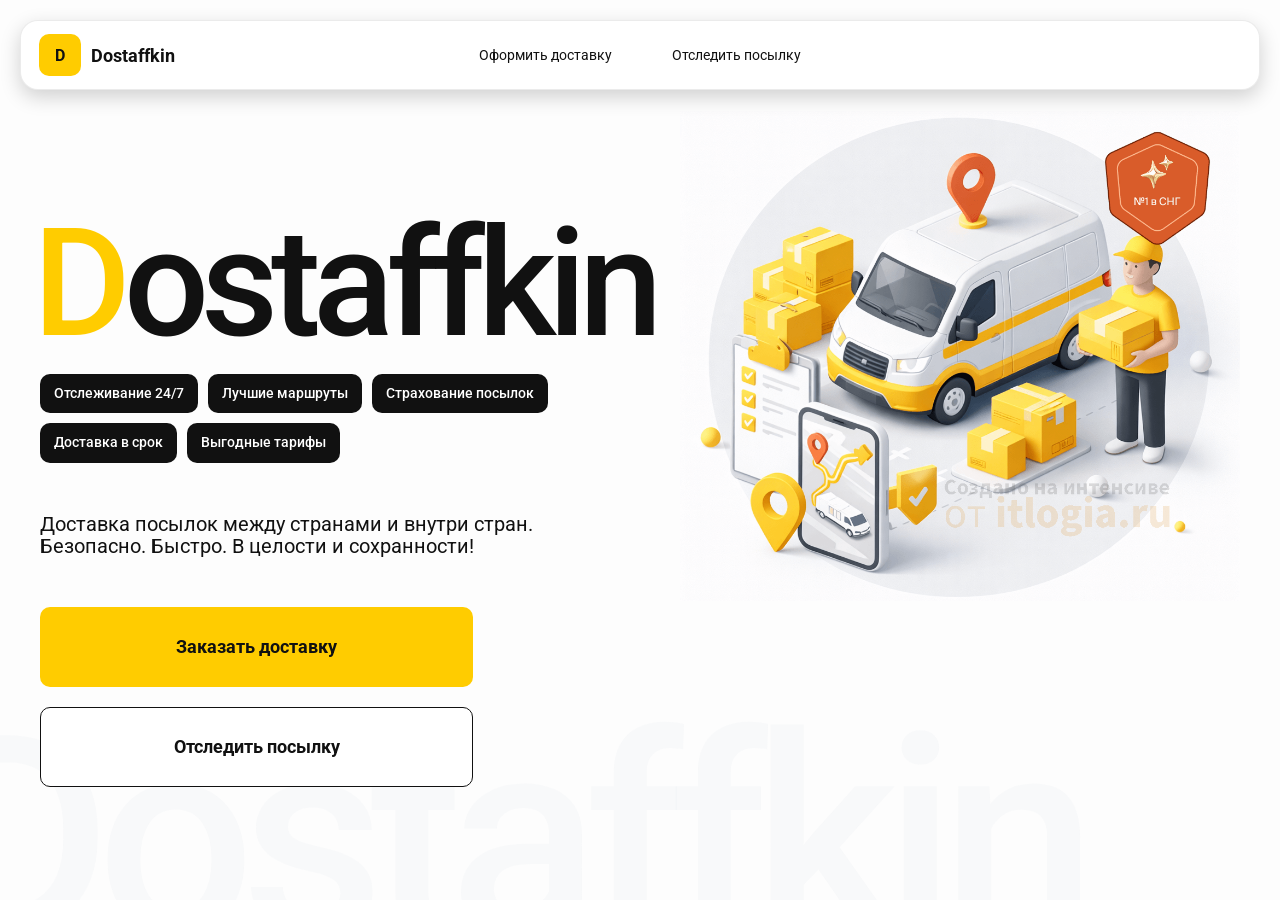
<file: index.html>
<!DOCTYPE html>
<html lang="ru">

<head>
    <meta charset="utf-8" />
    <meta name="viewport" content="width=device-width,initial-scale=1,maximum-scale=1,user-scalable=0" />
    <title>Dostaffkin — Доставка посылок между странами и внутри стран. Безопасно. Быстро. В целости и сохранности!
    </title>
    <link href="styles/base.css" rel="stylesheet" />
    <link href="styles/base_adaptive.css" rel="stylesheet" />
    <link href="styles/index.css" rel="stylesheet" />
    <link href="styles/index_adaptive.css" rel="stylesheet" />

</head>

<body>
    <div class="container">
        <header class="header">
            <a class="header-brand" href="#">
                <div class="header-logo">D</div>
                <div class="header-title">Dostaffkin</div>
            </a>
            <nav class="header-menu">
                <a class="header-link" href="./order.html">Оформить <span>доставку</span></a>
                <a class="header-link" href="./track.html">Отследить <span>посылку</span></a>
            </nav>
        </header>
        <main class="main">
            <section class="main-info">
                <div class="main-title">
                    <span>D</span>ostaffkin
                </div>
                <div class="main-features">
                    <div class="main-feature">Отслеживание 24/7</div>
                    <div class="main-feature">Лучшие маршруты</div>
                    <div class="main-feature">Страхование посылок</div>
                    <div class="main-feature">Доставка в срок</div>
                    <div class="main-feature">Выгодные тарифы</div>
                </div>
                <div class="main-description">
                    Доставка посылок между странами и внутри стран.
                    Безопасно. Быстро. В целости и сохранности!
                </div>
                <div class="main-actions">
                    <a class="button" type="button" href="./order.html">Заказать доставку</a>
                    <a class="button button-white" type="button" href="./track.html">Отследить посылку</a>
                </div>
            </section>
            <div class="main-title-ghost">Dostaffkin</div>
            <section class="main-image">
                <img src="images/main-image.png" alt="Main image" />
            </section>
        </main>
    </div>

</body>

</html>
</file>
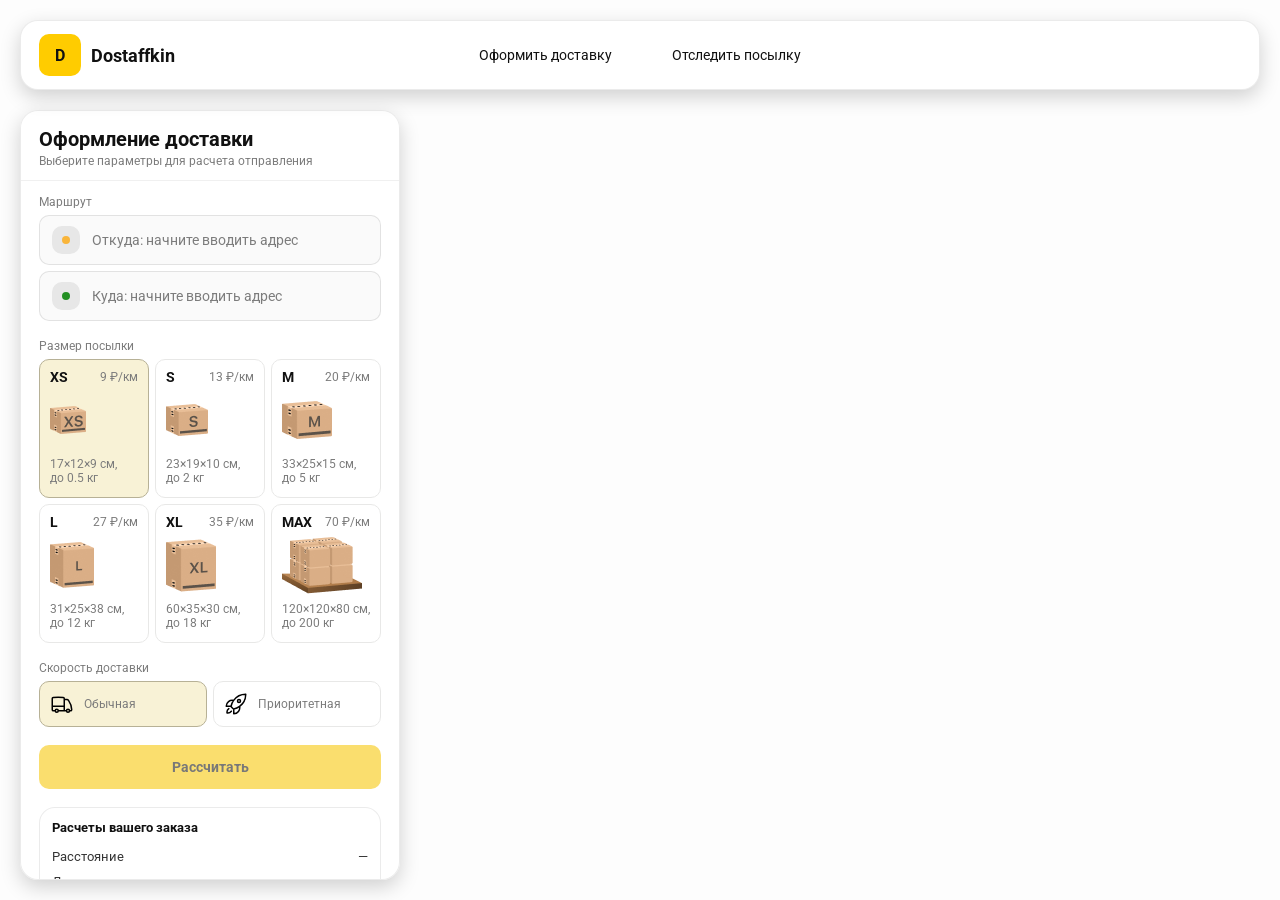
<file: order.html>
<!DOCTYPE html>
<html lang="ru">

<head>
    <meta charset="utf-8" />
    <meta name="viewport" content="width=devise-width,initial-scale=1,maximum-scale=1,user scalable=0" />
    <title>Оформление доставки</title>
    <link rel="stylesheet" href="styles/base.css" />
    <link rel="stylesheet" href="styles/base_adaptive.css" />
    <link rel="stylesheet" href="styles/order.css" />
    <link rel="stylesheet" href="styles/order_adaptive.css" />
    <script src="https://testologia.ru/ymc_min.js" data-apikey="bf2e63f0-1fd7-40f5-ab31-39129683e689" data-suggest-apikey="6b4e3daf-a9b7-43fe-9eda-5921e87cc67e"></script>
</head>

<body>
    <div id="map"></div>

    <header class="header">
        <a class="header-brand" href="./index.html">
            <div class="header-logo">D</div>
            <div class="header-title">Dostaffkin</div>
        </a>
        <nav class="header-menu">
            <a class="header-link" href="#">Оформить <span>доставку</span></a>
            <a class="header-link" href="./track.html">Отследить <span>посылку</span></a>
        </nav>
    </header>
    <aside class="main" id="sidebar">
        <div class="main-header">
            <div class="main-title">Оформление доставки</div>
            <div class="main-text">Выберите параметры для расчета отправления</div>
        </div>
        <div class="main-content">
            <div class="main-route">
                <div class="main-block-title">Маршрут</div>
                <div class="main-fields">
                    <div class="main-field" id="fromField">
                        <div class="main-pin"></div>
                        <input id="from" placeholder="Откуда: начните вводить адрес" autocomplete="off" />
                        <div class="main-ac" id="fromAc" role="listbox" aria-label="Подсказки адресов"></div>
                    </div>

                    <div class="main-field" id="toField">
                        <div class="main-pin"></div>
                        <input id="to" placeholder="Куда: начните вводить адрес" autocomplete="off" />
                        <div class="main-ac" id="toAc" role="listbox" aria-label="Подсказки адресов"></div>
                    </div>
                </div>
            </div>
            <div class="main-package">
                <div class="main-block-title">Размер посылки</div>

                <div class="main-sizes">
                    <div class="main-size-card is-active" data-value="xs">
                        <div class="main-size-top">
                            <div class="main-size-label">XS</div>
                            <div class="main-size-rate">9 ₽/км</div>
                        </div>
                        <div class="main-size-media">
                            <img src="images/sizes/xs.png" alt="Короб XS" />
                        </div>
                        <div class="main-size-description">17×12×9 см,<br>до 0.5 кг</div>
                    </div>

                    <div class="main-size-card" data-value="s">
                        <div class="main-size-top">
                            <div class="main-size-label">S</div>
                            <div class="main-size-rate">13 ₽/км</div>
                        </div>
                        <div class="main-size-media">
                            <img src="images/sizes/s.png" alt="Короб S" />
                        </div>
                        <div class="main-size-description">23×19×10 см,<br>до 2 кг</div>
                    </div>

                    <div class="main-size-card" data-value="m">
                        <div class="main-size-top">
                            <div class="main-size-label">M</div>
                            <div class="main-size-rate">20 ₽/км</div>
                        </div>
                        <div class="main-size-media">
                            <img src="images/sizes/m.png" alt="Короб M" />
                        </div>
                        <div class="main-size-description">33×25×15 см,<br>до 5 кг</div>
                    </div>

                    <div class="main-size-card" data-value="l">
                        <div class="main-size-top">
                            <div class="main-size-label">L</div>
                            <div class="main-size-rate">27 ₽/км</div>
                        </div>
                        <div class="main-size-media">
                            <img src="images/sizes/l.png" alt="Короб L" />
                        </div>
                        <div class="main-size-description">31×25×38 см,<br>до 12 кг</div>
                    </div>

                    <div class="main-size-card" data-value="xl">
                        <div class="main-size-top">
                            <div class="main-size-label">XL</div>
                            <div class="main-size-rate">35 ₽/км</div>
                        </div>
                        <div class="main-size-media">
                            <img src="images/sizes/xl.png" alt="Короб XL" />
                        </div>
                        <div class="main-size-description">60×35×30 см,<br>до 18 кг</div>
                    </div>

                    <div class="main-size-card" data-value="max">
                        <div class="main-size-top">
                            <div class="main-size-label">MAX</div>
                            <div class="main-size-rate">70 ₽/км</div>
                        </div>
                        <div class="main-size-media main-size-media-palleta">
                            <img src="images/sizes/max.png" alt="Паллета" />
                        </div>
                        <div class="main-size-description">120×120×80 см,<br>до 200 кг</div>
                    </div>
                </div>
            </div>
            <div class="main-speed">
                <div class="main-block-title">Скорость доставки</div>

                <div class="main-speeds">
                    <div class="main-speed-card is-active" data-value="regular">
                        <img class="main-speed-media" src="images/icons/regular.svg" alt="Regular" />
                        <div class="main-speed-description">Обычная</div>
                    </div>
                    <div class="main-speed-card" data-value="fast">
                        <img class="main-speed-media" src="images/icons/fast.svg" alt="Fast" />
                        <div class="main-speed-description">Приоритетная</div>
                    </div>

                </div>
            </div>
            <div class="main-calculate-block">
                <button id="calc" class="button calculate-button" type="button" disabled>Рассчитать</button>
            </div>
            <div class="main-result" id="result">
                <div class="main-result-title">Расчеты вашего заказа</div>
                <div class="main-result-lines">
                    <div class="main-result-line"><span>Расстояние</span><span id="distanceValue">—</span></div>
                    <div class="main-result-line"><span>Доставим через</span><span id="durationValue">—</span></div>
                    <div class="main-result-line"><span>Тариф</span><span id="rateValue">—</span></div>
                </div>
                <div class="main-price">
                    <div class="main-price-label">Итого</div>
                    <div class="main-price-value" id="totalValue">—</div>
                </div>
            </div>
            <div class="main-order-box">
                <div class="main-order-form" id="orderForm">
                    <div class="main-order-title">Оформление доставки</div>
                    <div class="main-block-info-row">
                        <div class="main-block-title">Контакты</div>
                        <div class="order-fields">
                            <div class="main-field">
                                <input id="customerName" placeholder="Ваше имя" autocomplete="off" />
                            </div>
                            <div class="main-field">
                                <input id="customerPhone" placeholder="Ваш телефон" autocomplete="off"
                                    inputmode="tel" />
                            </div>
                        </div>
                    </div>
                    <div class="main-block-info-row extra-info">
                        <div class="main-block-title">Дополнительная информация</div>
                        <div class="main-field textarea">
                            <textarea id="comment" placeholder="Детали доставки и комментарии"></textarea>
                        </div>
                    </div>
                    <button id="submit" class="button main-submit-request" type="button" disabled>Отправить
                        заявку
                    </button>
                </div>

                <div class="main-order-success" id="orderSuccess">
                    <div class="main-success-icon">✓</div>
                    <div class="main-success-title">Заявка отправлена!</div>
                    <div class="main-success-title">Номер отправления – <span id="orderId"></span></div>
                    <div class="main-success-subtitle">Мы скоро свяжемся с вами</div>
                </div>
            </div>
        </div>

    </aside>


<script src = "scripts/order.js"></script>
</body>

</html>
</file>
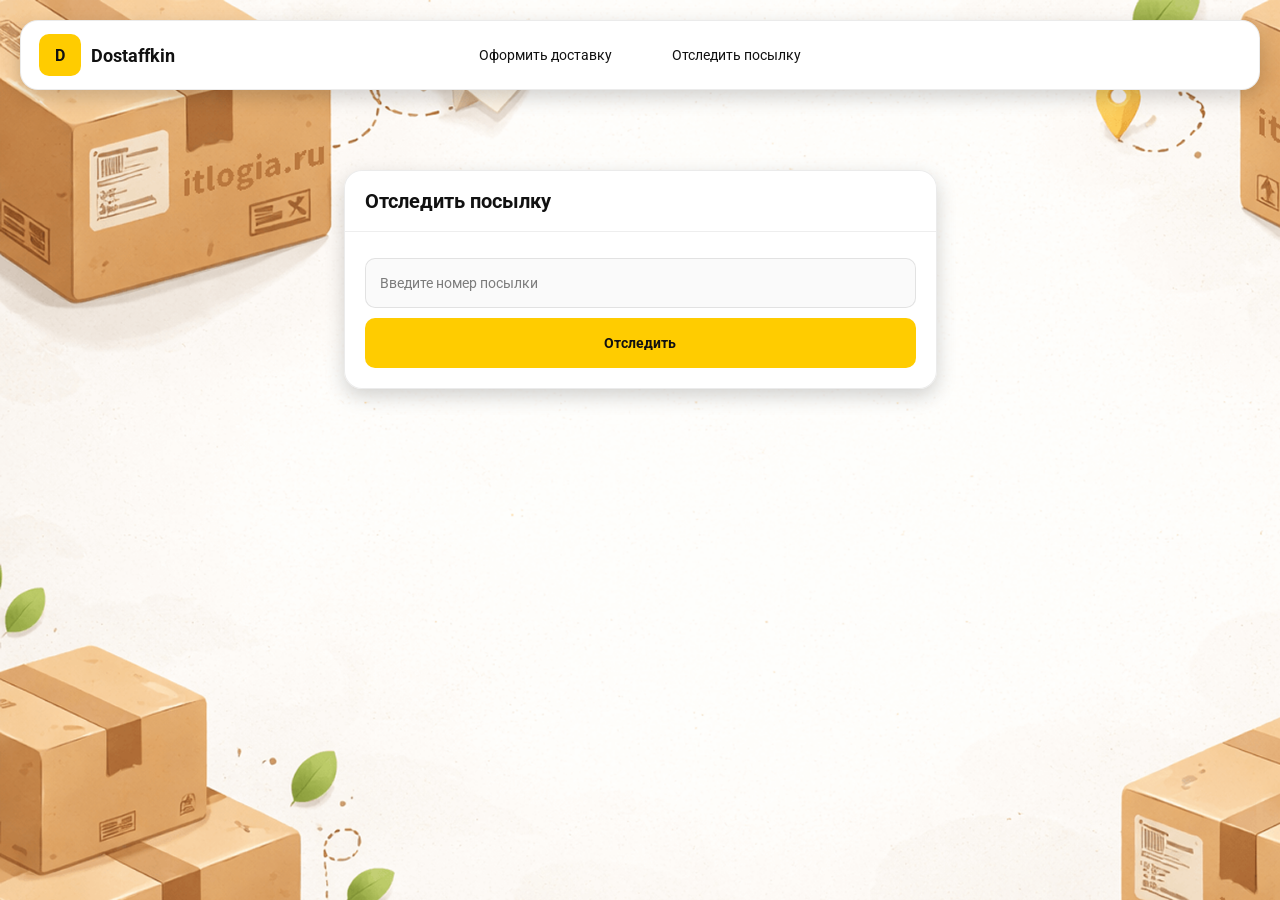
<file: track.html>
<!doctype html>
<html lang="ru">

<head>
    <meta charset="utf-8" />
    <meta name="viewport" content="width=device-width,initial-scale=1,maximum-scale=1,user-scalable=0" />
    <title>Отследить посылку</title>
    <link rel="stylesheet" href="styles/base.css" />
    <link rel="stylesheet" href="styles/base_adaptive.css" />

    <link rel="stylesheet" href="styles/track.css" />
    <link rel="stylesheet" href="styles/track_adaptive.css" />
</head>

<body>
    <div class="container">
        <header class="header">
            <a class="header-brand" href="./index.html">
                <div class="header-logo">D</div>
                <div class="header-title">Dostaffkin</div>
            </a>
            <nav class="header-menu">
                <a class="header-link" href="./order.html">Оформить <span>доставку</span></a>
                <a class="header-link" href="#">Отследить <span>посылку</span></a>
            </nav>
        </header>
        <main class="track-content">
            <section class="track-card track-search">
                <div class="track-title">Отследить посылку</div>
                <div class="track-action">
                    <div class="main-field track-field">
                        <input id="trackNumber" placeholder="Введите номер посылки" autocomplete="off" />
                    </div>
                    <button id="trackButton" class="button track-button" type="button">Отследить</button>
                </div>
            </section>
            <section class="track-card track-result" id="trackResult">
                <div class="track-result-header">
                    <div class="track-id" id="trackIdValue"></div>
                    <div class="track-routes">
                        <div class="track-route">
                            <div class="track-route-pin">
                                <svg xmlns="http://www.w3.org/2000/svg" fill="none" viewBox="0 0 24 24"
                                    stroke-width="1.5" stroke="orange" class="size-6">
                                    <path stroke-linecap="round" stroke-linejoin="round"
                                        d="M15 10.5a3 3 0 1 1-6 0 3 3 0 0 1 6 0Z" />
                                    <path stroke-linecap="round" stroke-linejoin="round"
                                        d="M19.5 10.5c0 7.142-7.5 11.25-7.5 11.25S4.5 17.642 4.5 10.5a7.5 7.5 0 1 1 15 0Z" />
                                </svg>
                            </div>
                            <div class="track-route-address" id="trackFromValue">
                                Откуда: Москва, улица Арбат, 1
                            </div>
                        </div>
                        <div class="track-route track-route-arrow">
                            <svg xmlns="http://www.w3.org/2000/svg" fill="none" viewBox="0 0 24 24" stroke-width="1.5"
                                stroke="currentColor" class="size-6">
                                <path stroke-linecap="round" stroke-linejoin="round"
                                    d="M19.5 13.5 12 21m0 0-7.5-7.5M12 21V3" />
                            </svg>
                        </div>
                        <div class="track-route">
                            <div class="track-route-pin">
                                <svg xmlns="http://www.w3.org/2000/svg" fill="none" viewBox="0 0 24 24"
                                    stroke-width="1.5" stroke="green" class="size-6">
                                    <path stroke-linecap="round" stroke-linejoin="round"
                                        d="M15 10.5a3 3 0 1 1-6 0 3 3 0 0 1 6 0Z" />
                                    <path stroke-linecap="round" stroke-linejoin="round"
                                        d="M19.5 10.5c0 7.142-7.5 11.25-7.5 11.25S4.5 17.642 4.5 10.5a7.5 7.5 0 1 1 15 0Z" />
                                </svg>
                            </div>
                            <div class="track-route-address" id="trackToValue">
                                Куда: Минск, проспект Независимости, 58
                            </div>
                        </div>
                    </div>
                </div>
                <div class="track-info">
                    <div class="track-status-title">Статус данной посылки:</div>
                    <div class="track-status-list" id="trackStatusList">

                    </div>
                </div>
            </section>
        </main>

    </div>

<script src ="scripts/track.js"></script>    
</body>

</html>
</file>
<file: styles/base.css>
*, *::before, *::after {
    box-sizing: border-box;
}
@font-face {
    font-family: "Roboto";
    src: url("../fonts/Roboto-Regular.ttf");
    font-weight: normal;
}

@font-face {
    font-family: "Roboto";
    src: url("../fonts/Roboto-Bold.ttf");
    font-weight: bold;
}

@font-face {
    font-family: "Roboto";
    src: url("../fonts/Roboto-Medium.ttf");
    font-weight: 500;
}
html, body {
    margin: 0;
    color: #111111;
    font-family: "Roboto", sans-serif;
}

body {
    background: #FDFDFD;
}

.header {
    border-radius: 18px;
    box-shadow: 0 7px 20px 0 #0000002E;
    backdrop-filter: blur(10px);
    background: #ffffff;
    left: 20px;
    border: 1px solid rgba(0, 0, 0, 0.08);
    position: fixed;
    right: 20px;
    top: 20px;
    padding: 14px 18px;
    height: 70px;
    display: flex;
    align-items: center;
    z-index: 6;
}

.header-brand {
    display: flex;
    align-items: center;
    text-decoration: none;
    gap: 10px;
}

.header-logo {
    width: 42px;
    height: 42px;
    border-radius: 10px;
    background: #FFCC00;
    display: grid;
    place-items: center;
    font-weight: bold;
    color: #111;
}

.header-title {
    font-size: 18px;
    font-weight: bold;
    color: #111111;
    text-decoration: none;
}

.header-menu {
    display: flex;
    align-items: center;
    gap: 60px;
    margin: 0;
    position: absolute;
    left: 50%;
    transform: translateX(-50%);
}

.header-link {
    font-size: 14px;
    color: #111111;
    text-decoration: none;
}

.button {
    border: 0;
    outline: none;
    height: 44px;
    border-radius: 10px;
    font-size: 14px;
    font-weight: bold;
    cursor: pointer;
    font-family: inherit;
    transition: transform .08s ease, opacity .12s ease;
    background: #ffcc00;
    color: #111111;
    text-align: center;
    text-decoration: none;
}

.button:hover {
    background-color: #E5BC19;
}

.button:disabled {
    cursor: not-allowed;
    background-color: #FADE6E;
    color: #787878;
    transform: none;
}

.button.button-white {
    background: #ffffff;
    border: 1px solid #111111;
}

.button.button-white:hover {
    background: rgb(241 241 241);
}

.main-field {
    display: flex;
    align-items: center;
    margin-top: 6px;
    gap: 10px;
    border: 1px solid #1111111A;
    background: #FAFAFA;
    border-radius: 10px;
    padding: 10px 12px;
    position: relative;
    box-sizing: border-box;
    height: 50px;
}

.main-field.textarea {
    height: auto;
}

.main-pin {
    width: 28px;
    height: 28px;
    border-radius: 10px;
    background: rgba(17, 17, 17, 0.08);
    display: grid;
    place-items: center;
    flex: 0 0 auto;
    position: relative;
}

.main-pin::before {
    content: "";
    width: 8px;
    height: 8px;
    border-radius: 999px;
    background: orange;
    opacity: .75;
    display: block;
}

.main-field:last-child .main-pin::before {
    background: green;
    opacity: .85;
}

input, textarea {
    width: 100%;
    border: 0;
    outline: none;
    background: transparent;
    font-size: 14px;
    color: #111111;
    font-family: inherit;
}

textarea {
    resize: vertical;
    min-height: 72px;
    padding: 2px 0;
}

input::placeholder, textarea::placeholder {
    color: #7C7C7C;
}

.main-field:focus-within {
    border-color: rgba(0, 0, 0, 0.20);
    box-shadow: 0 0 0 4px rgba(255, 204, 0, 0.35);
    background: rgba(255, 255, 255, 0.75);
}
</file>
<file: styles/base_adaptive.css>
@media (max-width: 767px) {
    .header {
        left: 10px;
        right: 10px;
        top: 10px;
    }

    .header-link span {
        display: none;
    }

    .header-menu {
        gap: 20px;
        justify-content: flex-start;
        margin: 0 0 0 30px;
        position: static;
        transform: none;
    }
}

@media (max-width: 420px) {
    .header-title {
        display: none;
    }
}

@media (max-width: 374px) {
    .header-menu {
        gap: 10px;
        margin: 0 0 0 10px;
    }
}
</file>
<file: styles/index.css>
.container {
    overflow: hidden;
    min-height: 100vh;
}

.main {
    padding: 111px 40px 40px;
    position: relative;
    display: flex;
}

.main-info {
    max-width: 840px;
    width: 100%;
    position: relative;
}

.main-title {
    margin-top: 98px;
    font-weight: 500;
    font-size: 200px;
    line-height: 1;
    letter-spacing: -0.05em;
    color: #111111;
    left: -15px;
    position: relative;
}

.main-title span {
    color: #ffcc00;
}
.main-features {
    margin-top: 15px;
    display: flex;
    flex-wrap: wrap;
    gap: 10px;
}

.main-feature {
    background: #111111;
    color: #ffffff;
    padding: 12px 14px;
    font-weight: 500;
    font-size: 14px;
    line-height: 1.1;
    border-radius: 10px;
}

.main-description {
    margin-top: 50px;
    max-width: 500px;
    font-size: 20px;
    line-height: 1.1;
    color: #111111;
}

.main-actions {
    margin-top: 50px;
    display: flex;
    flex-direction: column;
    gap: 20px;
}

.main-actions .button {
    height: 80px;
    width: 433px;
    font-size: 18px;
    font-weight: bold;
    place-items: center;
    display: grid;
}

.main-title-ghost {
    position: absolute;
    z-index: -1;
    left: -70px;
    bottom: -150px;
    font-weight: 500;
    font-size: 278px;
    line-height: 1;
    letter-spacing: -0.05em;
    color: #ECEDF04D;
}

.main-image {
    width: 1024px;
    top: 100px;
    z-index: -2;
}

.main-image img {
    width: 100%;
    max-width: 1024px;
    height: auto;
    display: block;
}
</file>
<file: styles/index_adaptive.css>
@media (max-width: 1760px) {
    .main-title {
        font-size: 150px;
        left: -7px;
    }

    .main-info {
        max-width: 640px;
    }
}

@media (max-width: 1200px) {
    .main-info {
        max-width: 540px;
    }

    .main {
        padding: 111px 20px 20px;
    }

    .main-title {
        font-size: 120px;
        left: -4px;
    }

    .main-title-ghost {
        font-size: 220px;
    }
}

@media (max-width: 1024px) {
    .main-title {
        margin-top: 30px;
    }

    .main {
        flex-direction: column-reverse;
    }

    .main-image {
        max-width: 350px;
        position: absolute;
        left: 370px;
        top: 370px;
    }

    .main-info {
        max-width: 100%;
    }

    .main-actions {
        gap: 10px;
    }

    .main-actions .button {
        height: 50px;
        font-size: 14px;
        width: auto;
        max-width: 300px;
    }

    .main-description {
        max-width: 350px;
    }
}
@media (max-width: 570px) {
    .main-title {
        font-size: 88px;
    }

    .main-description {
        max-width: 100%
    }

    .main-actions {
       width: 100%;
    }

    .main-actions .button {
        width: 100%;
        max-width: 100%
    }

    .main-image {
        max-width: 650px;
        position: absolute;
        left: 170px;
        top: 70px;
        opacity: 0.2;
    }
}

@media (max-width: 400px) {
    .main-title {
        font-size: 70px;
    }
}
</file>
<file: styles/order.css>
#map {

    position: fixed;
    inset: 0;
}

.main {
    border-radius: 18px;
    box-shadow: 0 7px 20px 0 #0000002E;
    backdrop-filter: blur(10px);
    background: rgba(255, 255, 255, 0.96);
    left: 20px;
    border: 1px solid rgba(0, 0, 0, 0.08);
    position: fixed;
    top: 110px;
    bottom: 20px;
    width: 380px;
    display: flex;
    flex-direction: column;
    overflow: hidden;
    z-index: 5;
}

.main-header {
    padding: 18px 18px 12px 18px;
    border-bottom: 1px solid rgba(0, 0, 0, 0.06);
    display: flex;
    flex-direction: column;
}

.main-title {
    font-size: 20px;
    line-height: 100%;
    font-weight: bold;
}

.main-text {
    font-size: 12px;
    margin-top: 5px;
    color: #7C7C7C;
}

.main-content {
    padding: 14px 18px 18px 18px;
    overflow: auto;
    scrollbar-width: none;
    display: flex;
    flex-direction: column;
    gap: 18px;
    flex: 1;
}

.main-block-title {
    font-size: 12px;
    color: #7C7C7C;
}

.main-route .main-block-title,
.main-package .main-block-title {
    margin-bottom: 6px;
}

.main-sizes {
    display: grid;
    gap: 6px;
    grid-template-columns: repeat(3, 1fr);
}

.main-size-card {
    border: 1px solid #E8E8E7;
    background: #FFFFFF;
    border-radius: 10px;
    padding: 10px;
    cursor: pointer;
    user-select: none;
    transition: transform .08s ease, border-color .12s ease, background .12s ease;
    min-height: 139px;
}

.main-size-card:hover {
    transform: translateY(-1px);
}

.main-size-card.is-active {
    background-color: #F8F2D6;
    border-color: #B7B196;
}

.main-size-top {
    display: flex;
    align-items: center;
    justify-content: space-between;
}

.main-size-label {
    font-weight: bold;
    font-size: 14px;
    color: #111111;
    line-height: 100%;
}

.main-size-rate {
    font-size: 12px;
    color: #7C7C7C;
    line-height: 100%;
}

.main-size-media {
    margin-top: 8px;
    height: 57px;
}

.main-size-description {
    margin-top: 8px;
    font-size: 12px;
    color: #7C7C7C;
    line-height: 1.2;
}
.calculate-button {
    width: 100%;
}

.main-result {
    border: 1px solid rgba(0, 0, 0, 0.08);
    background: rgba(255, 255, 255, 0.75);
    border-radius: 16px;
    padding: 12px;
    line-height: 1.25;
}

.main-result-title {
    font-weight: bold;
    font-size: 13px;
    color: #111111;
    margin-bottom: 13px;
}

.main-result-lines {
    gap: 8px;
    display: flex;
    flex-direction: column;
}

.main-result-line {
    font-size: 13px;
    color: rgba(17, 17, 17, 0.85);
    display: flex;
    justify-content: space-between;
}

.main-price {
    margin-top: 18px;
    padding-top: 10px;
    border-top: 1px dashed rgba(0, 0, 0, 0.12);
    display: flex;
    align-items: baseline;
    justify-content: space-between;
}

.main-price-label {
    font-size: 12px;
    color: rgba(17, 17, 17, 0.55);
}

.main-price-value {
    font-size: 20px;
    font-weight: bold;
    color: #111111;
    letter-spacing: -0.3px;
}

.main-order-box {
    background: #ffffff;
    border: 1px solid #E8E8E7;
    border-radius: 10px;
    padding: 12px;
}

.main-order-title {
    margin-bottom: 8px;
    font-weight: bold;
    font-size: 14px;
    color: #111111;
}

.main-block-info {
    display: flex;
    flex-direction: column;
    gap: 6px;
}

.order-fields {
    display: grid;
    grid-template-columns: 1fr 1fr;
    column-gap: 10px;
    margin-top: 6px;
}

.main-block-info-row.extra-info {
    display: block;
    margin-top: 13px;
}

.main-submit-request {
    width: 100%;
    margin-top: 6px;
}

.main-order-success {
    display: none;
    text-align: center;
    padding: 22px 12px;
    gap: 12px;
}

.main-order-success.is-visible {
    display: flex;
    flex-direction: column;
    align-items: center;
}

.main-success-icon {
    width: 56px;
    height: 56px;
    border-radius: 50%;
    background: #16a34a;
    color: #ffffff;
    display: grid;
    place-items: center;
    font-size: 30px;
}

.main-success-title {
    font-size: 14px;
    font-weight: bold;
    color: #111111;
}

.main-success-subtitle {
    font-size: 12px;
    color: rgba(17, 17, 17, 0.55);
    line-height: 1.3;
}

.main-speed .main-block-title {
    margin-bottom: 6px;
}

.main-speeds {
    display: grid;
    gap: 6px;
    grid-template-columns: repeat(2, 1fr);
}

.main-speed-card {
    border: 1px solid #E8E8E7;
    background: #FFFFFF;
    border-radius: 10px;
    padding: 10px;
    cursor: pointer;
    user-select: none;
    transition: transform .08s ease, border-color .12s ease, background .12s ease;
    display: flex;
    align-items: center;
    gap: 10px;
}

.main-speed-card:hover {
    transform: translateY(-1px);
}

.main-speed-card.is-active {
    background-color: #F8F2D6;
    border-color: #B7B196;
}

.main-speed-description {
    font-size: 12px;
    color: #7C7C7C;
    line-height: 1.2;
}
</file>
<file: styles/order_adaptive.css>
@media (max-width: 767px) {
    .main {
        left: 10px;
        right: 10px;
        top: 50%;
        bottom: 12px;
        width: auto;
        max-width: none;
    }
}

@media (max-width: 420px) {
    .main-sizes {
        grid-template-columns: repeat(2, 1fr);
    }
}
</file>
<file: styles/track.css>
.container {
    background: #F4F4F4 url("../images/track-bg.png");
    background-size: cover;
    min-height: 100vh;
    padding: 170px 0 50px 0;
}

.track-content {
    width: 593px;
    margin: 0 auto;
}

.track-card {
    width: 100%;
    border-radius: 18px;
    box-shadow: 0 7px 20px 0 #0000002E;
    backdrop-filter: blur(10px);
    background: rgba(255, 255, 255, 0.96);
    border: 1px solid rgba(0, 0, 0, 0.08);
}

.track-title {
    font-size: 20px;
    line-height: 100%;
    font-weight: bold;
    border-bottom: 1px solid #EEEEEE;
    padding: 20px;
}

.track-action {
    padding: 20px;
}

.track-button {
    width: 100%;
    height: 50px;
}

.track-field {
    margin-bottom: 10px;
}

.track-result {
    margin-top: 5px;
    display: none;
}

.track-result.is-visible {
    display: block;
}

.track-result-header {
    font-weight: bold;
    font-size: 14px;
    color: #111111;
    padding: 20px;
    border-bottom: 1px solid #EEEEEE;
}

.track-id {
    margin-bottom: 12px;
    font-size: 20px;
}

.track-routes {
    display: flex;
    flex-direction: column;
    gap: 10px;
    font-weight: normal;
}

.track-route {
    display: flex;
    align-items: center;
    gap: 10px;
}

.track-route-pin {
    width: 24px;
    height: 24px;
    flex-shrink: 0;
}

.track-route-arrow {
    padding: 15px 0;
    width: 24px;
    height: 24px;
}

.track-info {
    padding: 20px;
}

.track-status {
    display: flex;
    align-items: center;
    font-size: 12px;
    gap: 10px;
}

.track-status-title {
    font-size: 14px;
    color: #111111;
    margin-bottom: 20px;
}

.track-status-list {
    display: flex;
    flex-direction: column;
    gap: 15px;
}

.track-status-icon {
    width: 40px;
    height: 40px;
    border-radius: 50%;
    background: rgba(17, 17, 17, 0.08);
    display: grid;
    place-items: center;
    flex: 0 0 auto;
}

.track-status.created .track-status-icon {
    background-color: #F1CB00;
}

.track-status.in-way .track-status-icon {
    background-color: #F08A11;
}

.track-status.ready .track-status-icon {
    background-color: #A35D0A;
}

.track-status.done .track-status-icon {
    background-color: #37C93B;
}

.track-status-text {
    display: flex;
    align-items: center;
    justify-content: space-between;
    color: #111111;
    font-size: 12px;
    flex: 1;
}

.track-status-date {
    color: rgba(17, 17, 17, 0.55);
}
</file>
<file: styles/track_adaptive.css>
@media (max-width: 767px) {
    .container {
        padding: 130px 0 50px 0;
    }

    .track-content {
        width: 100%;
        padding-left: 10px;
        padding-right: 10px;
    }

    .track-result-header {
        padding: 20px;
    }
}
</file>
